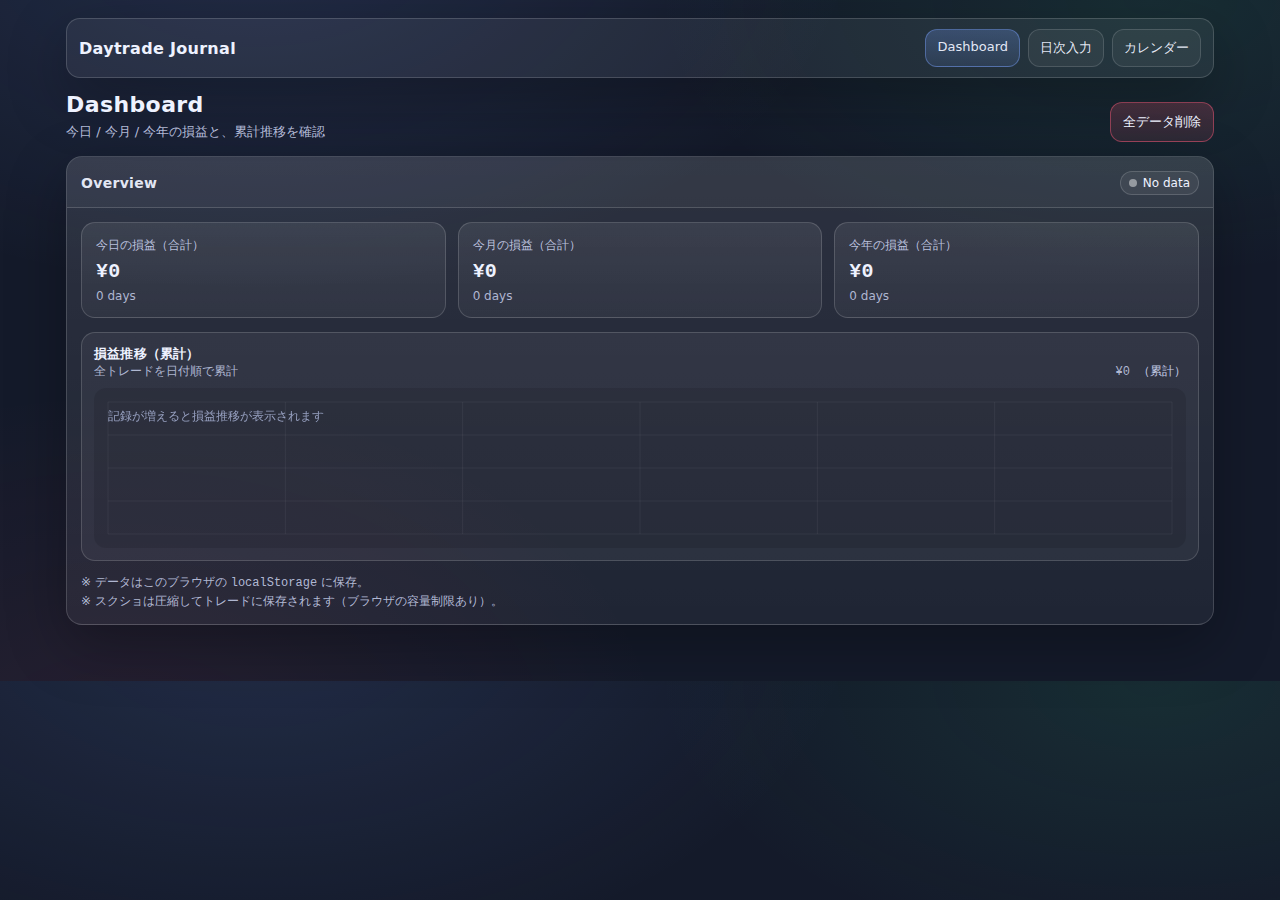
<file: index.html>
<!doctype html>
<html lang="ja">
<head>
  <meta charset="utf-8" />
  <meta name="viewport" content="width=device-width,initial-scale=1" />
  <title>Daytrade Journal - Dashboard</title>
  <link rel="stylesheet" href="./style.css" />
</head>
<body data-page="dashboard">
  <div class="container">
    <nav class="nav">
      <div class="nav-left">
        <div class="brand">Daytrade Journal</div>
      </div>
      <div class="nav-right">
        <a class="nav-link active" href="./index.html">Dashboard</a>
        <a class="nav-link" href="./new.html">日次入力</a>
        <a class="nav-link" href="./trades.html">カレンダー</a>
      </div>
    </nav>

    <header class="page-header">
      <div>
        <h1>Dashboard</h1>
        <div class="subtitle">今日 / 今月 / 今年の損益と、累計推移を確認</div>
      </div>
      <div class="top-actions">
        <button class="btn btn-danger" id="btnClearAll">全データ削除</button>
      </div>
    </header>

    <section class="card">
      <div class="hd">
        <h2>Overview</h2>
        <div class="badge"><span class="dot" id="dotHealth"></span><span id="healthText">Ready</span></div>
      </div>
      <div class="bd">
        <div class="dash">
          <div class="metric">
            <div class="k">今日の損益（合計）</div>
            <div class="v mono" id="pnlToday">¥0</div>
            <div class="s" id="cntToday">0 trades</div>
          </div>
          <div class="metric">
            <div class="k">今月の損益（合計）</div>
            <div class="v mono" id="pnlMonth">¥0</div>
            <div class="s" id="cntMonth">0 trades</div>
          </div>
          <div class="metric">
            <div class="k">今年の損益（合計）</div>
            <div class="v mono" id="pnlYear">¥0</div>
            <div class="s" id="cntYear">0 trades</div>
          </div>
        </div>

        <div class="chart-wrap">
          <div class="chart-head">
            <div>
              <div class="chart-title">損益推移（累計）</div>
              <div class="chart-sub">全トレードを日付順で累計</div>
            </div>
            <div class="chart-mini">
              <span class="mono" id="pnlTotal">¥0</span>
              <span class="muted">（累計）</span>
            </div>
          </div>
          <canvas id="equityCanvas"></canvas>
        </div>

        <div class="hint">
          ※ データはこのブラウザの <span class="mono">localStorage</span> に保存。<br>
          ※ スクショは圧縮してトレードに保存されます（ブラウザの容量制限あり）。
        </div>
      </div>
    </section>
  </div>

  <script src="./app.js"></script>
</body>
</html>
</file>
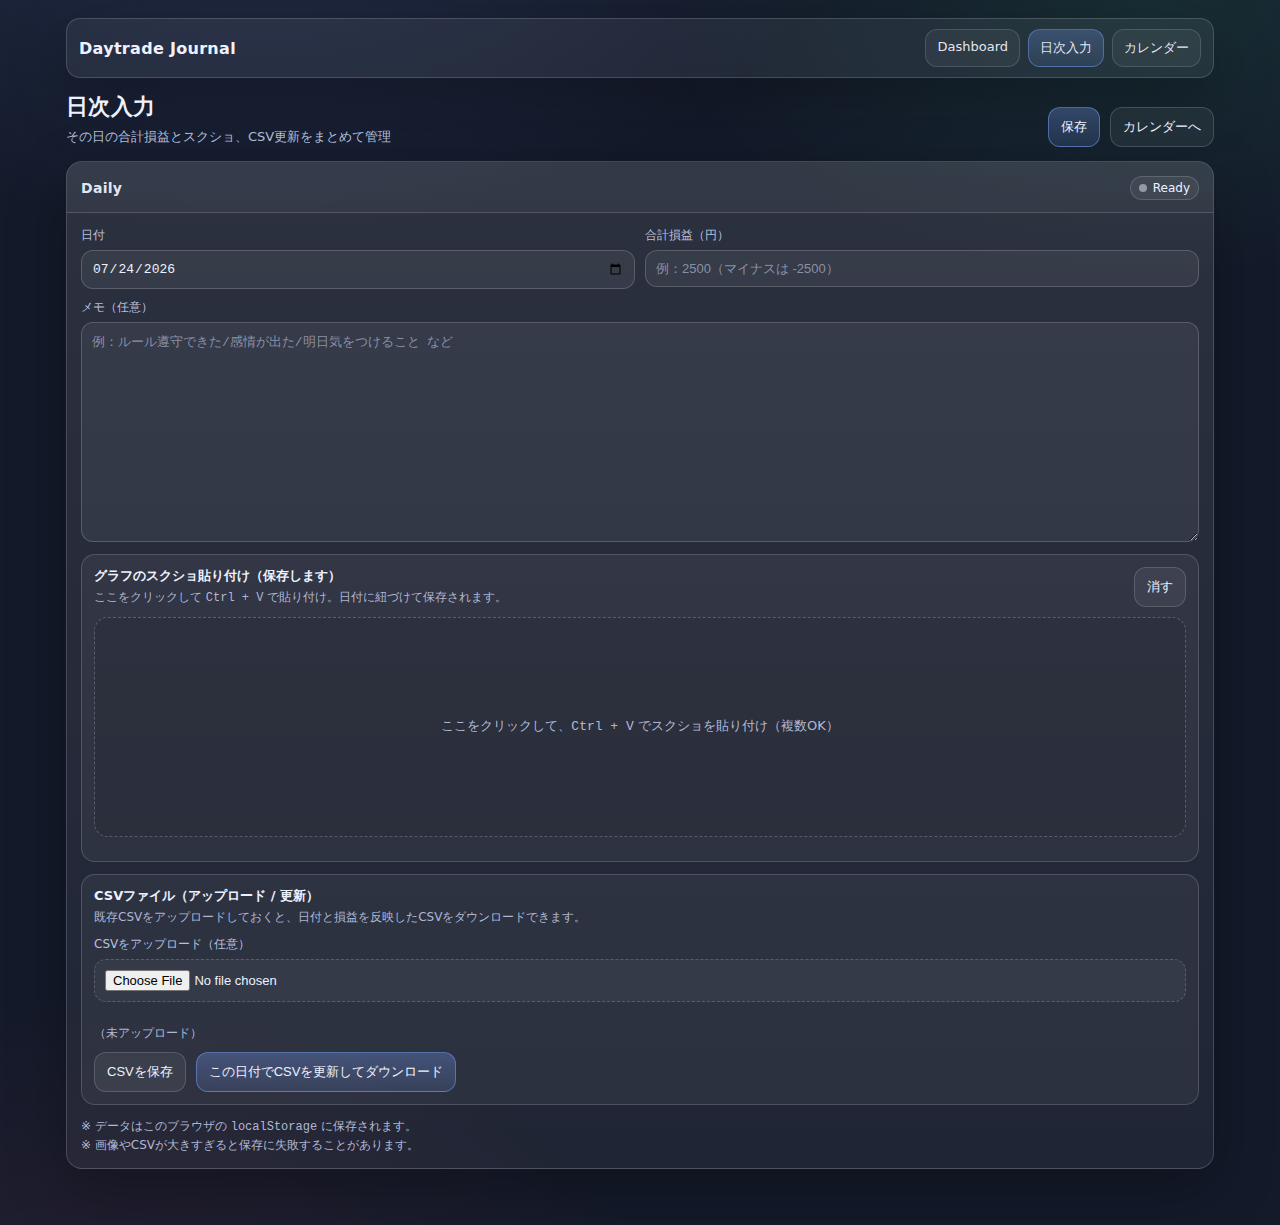
<file: new.html>
<!doctype html>
<html lang="ja">
<head>
  <meta charset="utf-8" />
  <meta name="viewport" content="width=device-width,initial-scale=1" />
  <title>Daytrade Journal - Daily Input</title>
  <link rel="stylesheet" href="./style.css" />
</head>
<body data-page="new">
  <div class="container">
    <nav class="nav">
      <div class="nav-left">
        <div class="brand">Daytrade Journal</div>
      </div>
      <div class="nav-right">
        <a class="nav-link" href="./index.html">Dashboard</a>
        <a class="nav-link active" href="./new.html">日次入力</a>
        <a class="nav-link" href="./trades.html">カレンダー</a>
      </div>
    </nav>

    <header class="page-header">
      <div>
        <h1>日次入力</h1>
        <div class="subtitle">その日の合計損益とスクショ、CSV更新をまとめて管理</div>
      </div>
      <div class="top-actions">
        <button class="btn btn-primary" id="btnSave">保存</button>
        <button class="btn" id="btnGoCal">カレンダーへ</button>
      </div>
    </header>

    <section class="card">
      <div class="hd">
        <h2>Daily</h2>
        <div class="badge"><span class="dot" id="dotSave"></span><span id="saveText">Ready</span></div>
      </div>
      <div class="bd">
        <form id="dayForm">
          <div class="form">
            <label>
              日付
              <input type="date" id="fDate" required />
            </label>

            <label>
              合計損益（円）
              <input type="number" id="fPnl" step="1" required placeholder="例：2500（マイナスは -2500）" />
            </label>

            <label class="full">
              メモ（任意）
              <textarea id="fMemo" placeholder="例：ルール遵守できた/感情が出た/明日気をつけること など"></textarea>
            </label>
          </div>

          <!-- Screenshot paste (saved) -->
          <div class="shot card-lite">
            <div class="shot-h">
              <div>
                <div class="shot-title">グラフのスクショ貼り付け（保存します）</div>
                <div class="shot-sub">ここをクリックして <span class="mono">Ctrl + V</span> で貼り付け。日付に紐づけて保存されます。</div>
              </div>
              <button type="button" class="btn" id="btnClearShot">消す</button>
            </div>

            <div class="shot-body">
              <div class="paste-area" id="pasteArea" tabindex="0">
                <div class="paste-text">
                  ここをクリックして、<span class="mono">Ctrl + V</span> でスクショを貼り付け（複数OK）
                </div>
              </div>

              <div class="shot-grid" id="shotGrid" aria-label="screenshots"></div>
            </div>
          </div>

          <!-- CSV upload/update -->
          <div class="card-lite">
            <div class="shot-h">
              <div>
                <div class="shot-title">CSVファイル（アップロード / 更新）</div>
                <div class="shot-sub">既存CSVをアップロードしておくと、日付と損益を反映したCSVをダウンロードできます。</div>
              </div>
            </div>

            <div class="form">
              <label class="full">
                CSVをアップロード（任意）
                <input type="file" id="csvFile" accept=".csv,text/csv" />
              </label>

              <div class="full">
                <div class="hint" id="csvStatus">（未アップロード）</div>
              </div>

              <div class="full" style="display:flex; gap:10px; flex-wrap:wrap;">
                <button type="button" class="btn" id="btnSaveCsv">CSVを保存</button>
                <button type="button" class="btn btn-primary" id="btnExportCsv">この日付でCSVを更新してダウンロード</button>
              </div>
            </div>
          </div>

          <div class="hint">
            ※ データはこのブラウザの <span class="mono">localStorage</span> に保存されます。<br>
            ※ 画像やCSVが大きすぎると保存に失敗することがあります。
          </div>
        </form>
      </div>
    </section>
  </div>

  <div class="toast" id="toast" role="status" aria-live="polite" hidden>保存されました</div>

  <!-- Image zoom dialog (same tab, fluffy zoom) -->
  <dialog id="imgZoomDialog" class="img-zoom-dialog" aria-label="image zoom">
    <div class="img-zoom-inner">
      <img id="imgZoomTarget" alt="screenshot preview" />
    </div>
  </dialog>

  <script src="./app.js"></script>
</body>
</html>
</file>
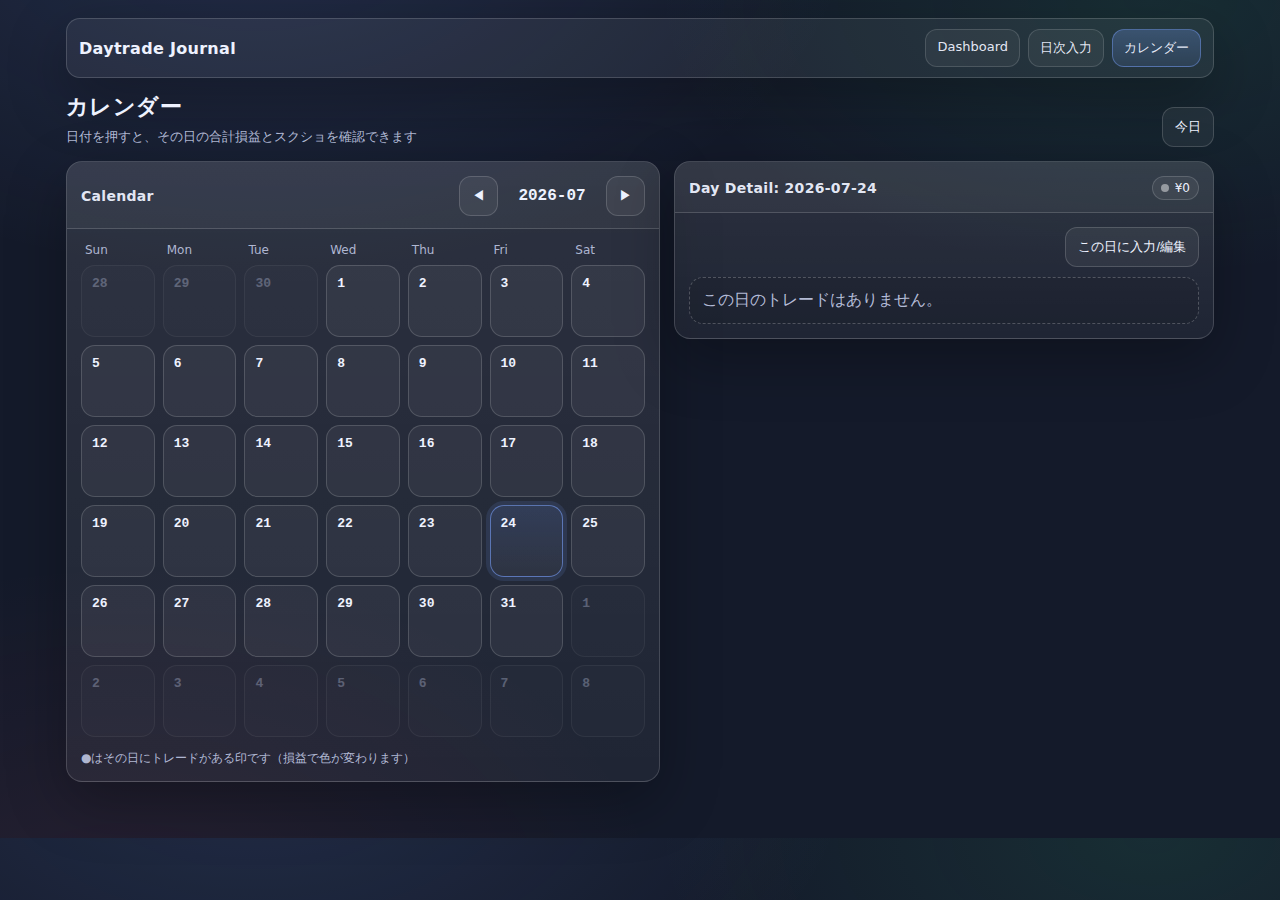
<file: trades.html>
<!doctype html>
<html lang="ja">
<head>
  <meta charset="utf-8" />
  <meta name="viewport" content="width=device-width,initial-scale=1" />
  <title>Daytrade Journal - Trades</title>
  <link rel="stylesheet" href="./style.css" />
</head>
<body data-page="trades">
  <div class="container">
    <nav class="nav">
      <div class="nav-left">
        <div class="brand">Daytrade Journal</div>
      </div>
      <div class="nav-right">
        <a class="nav-link" href="./index.html">Dashboard</a>
        <a class="nav-link" href="./new.html">日次入力</a>
        <a class="nav-link active" id="navTrades" href="./trades.html">カレンダー</a>
      </div>
    </nav>

    <header class="page-header">
      <div>
        <h1>カレンダー</h1>
        <div class="subtitle">日付を押すと、その日の合計損益とスクショを確認できます</div>
      </div>
      <div class="top-actions">
        <button class="btn" id="btnToday">今日</button>
      </div>
    </header>

    <div class="split">
      <section class="card">
        <div class="hd">
          <h2>Calendar</h2>
          <div class="cal-head">
            <button class="btn" id="btnPrev">◀</button>
            <div class="mono cal-title" id="calTitle">YYYY-MM</div>
            <button class="btn" id="btnNext">▶</button>
          </div>
        </div>
        <div class="bd">
          <div class="cal-grid" id="calGrid"></div>
          <div class="hint">●はその日にトレードがある印です（損益で色が変わります）</div>
        </div>
      </section>

      <section class="card">
        <div class="hd">
          <h2 id="dayTitle">Day Detail</h2>
          <div class="badge"><span class="dot" id="dayDot"></span><span id="daySum">¥0</span></div>
        </div>
        <div class="bd">
          <div class="day-box">
            <div class="day-actions">
              <button class="btn" id="btnNewForDay">この日に入力/編集</button>
            </div>
            <div class="day-list" id="dayList"></div>
            <div class="empty" id="dayEmpty">この日のトレードはありません。</div>
          </div>
        </div>
      </section>
    </div>

    <!-- detail dialog -->
    <dialog id="detailDialog">
      <div class="modal">
        <div class="mh">
          <div>
            <div class="modal-title" id="dTitle">Trade</div>
            <div class="modal-sub mono" id="dSub"></div>
          </div>
          <div class="mh-right">
            <button class="btn" id="btnEdit">編集</button>
            <button class="btn btn-danger" id="btnDelete">削除</button>
            <button class="btn" id="btnCloseDialog">閉じる</button>
          </div>
        </div>

        <div class="modal-grid">
          <div class="modal-card">
            <div class="modal-k">合計損益</div>
            <div class="modal-v mono" id="dPnl">¥0</div>

            <div class="modal-k" style="margin-top:10px">反省 / メモ</div>
            <div class="modal-text" id="dMemo">-</div>

            <div class="shot-preview" id="dShotWrap" style="display:none">
              <div class="modal-k" style="margin-top:10px">スクショ（クリックで拡大）</div>
              <div class="shot-grid" id="dShotGrid" aria-label="screenshots"></div>
            </div>
          </div>

          <div class="modal-card csv-card">
            <div class="modal-k">CSV</div>
            <div class="modal-text" id="dCsvInfo">（未アップロード）</div>
            <div style="display:flex; gap:8px; flex-wrap:wrap; margin-top:10px;">
              <button class="btn" id="btnDownloadCsv" type="button" disabled>CSVを開く</button>
            </div>
            <div class="hint">※ CSVは「日次入力」ページでアップロード/更新します。</div>
          </div>
        </div>

        <div class="hint">
          ※ スクショは保存されます（画像が大きすぎると保存に失敗することがあります）。
        </div>
      </div>
    </dialog>

    <!-- Image zoom dialog (same tab, fluffy zoom) -->
    <dialog id="imgZoomDialog" class="img-zoom-dialog" aria-label="image zoom">
      <div class="img-zoom-inner">
        <img id="imgZoomTarget" alt="screenshot preview" />
      </div>
    </dialog>
  </div>

  <script src="./app.js"></script>
</body>
</html>
</file>
<file: style.css>
:root{
  /* ===== keep-dark but brighter / easier to read ===== */
  --bg:#141a2a;                 /* ほぼ黒→濃いネイビーグレー */
  --text:#eef2ff;               /* 文字を少し明るく */
  --muted:#c3cbe6;              /* 補助文字の視認性UP */
  --line:rgba(255,255,255,.16); /* 線を少し強く */
  --accent:#7aa2ff;
  --good:#39d98a;
  --bad:#ff5c7a;
  --shadow: 0 20px 60px rgba(0,0,0,.28);
  --radius:16px;
  --mono: ui-monospace, SFMono-Regular, Menlo, Monaco, Consolas, "Liberation Mono", "Courier New", monospace;
  --sans: ui-sans-serif, system-ui, -apple-system, Segoe UI, Roboto, "Noto Sans JP", "Hiragino Sans", "Yu Gothic", sans-serif;
}

*{box-sizing:border-box}

body{
  margin:0;
  font-family:var(--sans);
  color:var(--text);
  /* グラデは残すが濃度を弱めて読みやすく */
  background:
    radial-gradient(1000px 600px at 20% -10%, rgba(122,162,255,.14), transparent 60%),
    radial-gradient(900px 500px at 90% 0%, rgba(57,217,138,.10), transparent 55%),
    radial-gradient(900px 600px at 10% 110%, rgba(255,92,122,.08), transparent 60%),
    var(--bg);
}

.container{max-width:1180px;margin:0 auto;padding:18px 16px 56px;}

h1{margin:0;font-weight:760;letter-spacing:.4px;font-size:22px;}
.subtitle{color:rgba(195,203,230,.92);font-size:13px;line-height:1.45;margin-top:6px;}
.mono{font-family:var(--mono)}
.muted{color:var(--muted)}
.hint{margin-top:12px;color:rgba(195,203,230,.90);font-size:12px;line-height:1.5;}
.small{font-size:12px}

/* ===== Nav ===== */
.nav{
  display:flex;align-items:center;justify-content:space-between;
  padding:10px 12px;
  border:1px solid var(--line);
  border-radius:14px;
  /* 黒すぎを改善：ほんのり明るいガラス感 */
  background:rgba(255,255,255,.06);
  box-shadow:var(--shadow);
  margin-bottom:14px;
}
.brand{font-weight:800;letter-spacing:.3px}
.nav-right{display:flex;gap:8px;flex-wrap:wrap;justify-content:flex-end}

.nav-link{
  text-decoration:none;
  padding:9px 11px;
  border-radius:12px;
  border:1px solid rgba(255,255,255,.14);
  background:rgba(255,255,255,.05);
  color:rgba(238,242,255,.96);
  font-size:13px;
  transition:.15s ease;
}
.nav-link:hover{
  transform:translateY(-1px);
  border-color:rgba(255,255,255,.22);
  background:rgba(255,255,255,.07);
}
.nav-link.active{
  background:linear-gradient(180deg, rgba(122,162,255,.26), rgba(122,162,255,.12));
  border-color:rgba(122,162,255,.42);
}

/* ===== Page header ===== */
.page-header{
  display:flex;align-items:flex-end;justify-content:space-between;
  gap:12px;margin-bottom:14px;
}
.top-actions{display:flex;gap:10px;flex-wrap:wrap;justify-content:flex-end;}

/* ===== Buttons ===== */
button,.btn{
  border:1px solid var(--line);
  background:rgba(255,255,255,.06);
  color:var(--text);
  padding:10px 12px;
  border-radius:12px;
  font-size:13px;
  cursor:pointer;
  transition:.15s ease;
  display:inline-flex;
  align-items:center;
  gap:8px;
  user-select:none;
}
button:hover,.btn:hover{
  transform:translateY(-1px);
  border-color:rgba(255,255,255,.22);
  background:rgba(255,255,255,.08);
}
button:active,.btn:active{transform:translateY(0)}
.btn-primary{
  background:linear-gradient(180deg, rgba(122,162,255,.30), rgba(122,162,255,.14));
  border-color:rgba(122,162,255,.48);
}
.btn-danger{
  background:linear-gradient(180deg, rgba(255,92,122,.20), rgba(255,92,122,.10));
  border-color:rgba(255,92,122,.45);
}

/* ===== Cards ===== */
.card{
  background:linear-gradient(180deg, rgba(255,255,255,.10), rgba(255,255,255,.05));
  border:1px solid var(--line);
  border-radius:var(--radius);
  box-shadow:var(--shadow);
  overflow:hidden;
}
.card .hd{
  padding:14px 14px 12px;
  display:flex;align-items:center;justify-content:space-between;
  border-bottom:1px solid var(--line);
  background:rgba(255,255,255,.04);
  gap:12px;
}
.card .hd h2{
  margin:0;font-size:14px;letter-spacing:.3px;
  color:rgba(238,242,255,.96);
  font-weight:700;
}
.card .bd{padding:14px;}

/* ===== Badge ===== */
.badge{
  display:inline-flex;align-items:center;gap:6px;
  padding:4px 8px;border-radius:999px;border:1px solid var(--line);
  background:rgba(255,255,255,.06);
  font-size:12px;white-space:nowrap;
}
.dot{width:8px;height:8px;border-radius:50%;background:rgba(255,255,255,.45);}
.dot.good{background:var(--good)}
.dot.bad{background:var(--bad)}

/* ===== Dashboard metrics ===== */
.dash{display:grid;grid-template-columns:repeat(3,1fr);gap:12px;margin-bottom:14px;}
@media (max-width: 980px){.dash{grid-template-columns:1fr}}

.metric{
  padding:14px;border-radius:14px;border:1px solid var(--line);
  background:linear-gradient(180deg, rgba(255,255,255,.08), rgba(255,255,255,.04));
  display:flex;flex-direction:column;gap:6px;min-height:88px;
}
.metric .k{color:rgba(195,203,230,.95);font-size:12px}
.metric .v{
  font-family:var(--mono);
  font-size:20px;letter-spacing:.2px;font-weight:800;white-space:nowrap;
}
.metric .s{color:rgba(195,203,230,.88);font-size:12px}
.v.good{color:var(--good)}
.v.bad{color:var(--bad)}

/* ===== Chart ===== */
.chart-wrap{
  border:1px solid var(--line);
  border-radius:14px;
  background:rgba(255,255,255,.05); /* 黒から少し明るく */
  padding:12px;
}
.chart-head{display:flex;align-items:flex-end;justify-content:space-between;gap:10px;margin-bottom:8px;}
.chart-title{font-size:13px;font-weight:720;letter-spacing:.2px}
.chart-sub{font-size:12px;color:rgba(195,203,230,.88)}
.chart-mini{font-size:12px;color:rgba(195,203,230,.88);display:flex;gap:8px;align-items:baseline;}
#equityCanvas{
  width:100%;
  height:160px;
  display:block;
  border-radius:12px;
  /* キャンバスの黒ベタ感を減らす（描画はJS） */
  background:rgba(0,0,0,.10);
}

/* ===== Form ===== */
.form{display:grid;grid-template-columns:1fr 1fr;gap:10px;}
.form .full{grid-column:1 / -1;}

label{
  display:flex;flex-direction:column;gap:6px;
  font-size:12px;color:rgba(195,203,230,.95);
}

input,textarea,select{
  width:100%;
  padding:10px 10px;
  border-radius:12px;
  border:1px solid rgba(255,255,255,.18);
  background:rgba(255,255,255,.06);   /* 黒すぎ改善 */
  color:var(--text);
  outline:none;
  transition:.15s ease;
  font-size:13px;
}
input::placeholder, textarea::placeholder{
  color:rgba(195,203,230,.60);
}
input:focus,textarea:focus,select:focus{
  border-color:rgba(122,162,255,.65);
  box-shadow:0 0 0 4px rgba(122,162,255,.14);
  background:rgba(255,255,255,.08);
}
textarea{min-height:110px;resize:vertical}
#fMemo{min-height:220px}

/* ===== PnL Preview ===== */
.pnl-preview{
  margin-top:10px;
  padding:10px 12px;
  border-radius:14px;
  border:1px solid var(--line);
  background:linear-gradient(180deg, rgba(255,255,255,.08), rgba(255,255,255,.04));
  display:flex;align-items:center;justify-content:space-between;gap:10px;
}
.pnl-preview .left{display:flex;flex-direction:column;gap:4px;}
.pnl-preview .left .k{color:rgba(195,203,230,.95);font-size:12px}
.pnl-preview .left .v{font-family:var(--mono);font-weight:900;font-size:18px}
.pnl-preview .right{color:rgba(195,203,230,.90);font-size:12px;text-align:right;line-height:1.35}

/* ===== Screenshot area ===== */
.card-lite{
  border:1px solid var(--line);
  border-radius:14px;
  background:rgba(255,255,255,.05);
  padding:12px;
  margin-top:12px;
}
.shot-h{display:flex;align-items:flex-start;justify-content:space-between;gap:12px;margin-bottom:10px;}
.shot-title{font-size:13px;font-weight:720}
.shot-sub{font-size:12px;color:rgba(195,203,230,.88);margin-top:4px;}

.paste-area{
  border:1px dashed rgba(255,255,255,.22);
  border-radius:14px;
  background:rgba(0,0,0,.08);
  padding:12px;
  min-height:220px;
  display:flex;
  align-items:center;
  justify-content:center;
  position:relative;
  outline:none;
}
.paste-text{color:rgba(195,203,230,.90);font-size:13px;text-align:center;line-height:1.6}
#shotImg{max-width:100%;max-height:360px;border-radius:12px;}
.shot-preview img{max-width:100%;max-height:380px;border-radius:12px;margin-top:8px;display:block;}
.paste-area:focus{
  border-color:rgba(122,162,255,.55);
  box-shadow:0 0 0 4px rgba(122,162,255,.12);
}

/* ===== Screenshot grid (multi) ===== */
.shot-grid{
  margin-top:12px;
  display:grid;
  grid-template-columns: repeat(auto-fill, minmax(160px, 1fr));
  gap:10px;
}
.shot-thumb{
  position:relative;
  border:1px solid rgba(255,255,255,.18);
  border-radius:14px;
  background:rgba(0,0,0,.08);
  overflow:hidden;
}
.shot-thumb img{
  width:100%;
  height:120px;
  object-fit:cover;
  display:block;
  cursor:pointer;
}
.shot-thumb .shot-x{
  position:absolute;
  right:8px;
  top:8px;
  width:28px;
  height:28px;
  border-radius:999px;
  border:1px solid rgba(255,255,255,.20);
  background:rgba(0,0,0,.35);
  color:rgba(238,242,255,.95);
  display:flex;
  align-items:center;
  justify-content:center;
  cursor:pointer;
}
.shot-thumb .shot-x:hover{
  background:rgba(0,0,0,.50);
}

/* ===== Layout split ===== */
.split{
  display:grid;
  grid-template-columns: 1.1fr 1fr;
  gap:14px;
  align-items:start;
}
@media (max-width: 980px){.split{grid-template-columns:1fr}}

.cal-head{display:flex;align-items:center;gap:8px;}
.cal-title{min-width:92px;text-align:center;font-weight:800;}

/* ===== Calendar ===== */
.cal-grid{
  display:grid;
  grid-template-columns: repeat(7, 1fr);
  gap:8px;
}
.cal-cell{
  border:1px solid rgba(255,255,255,.16);
  background:rgba(255,255,255,.05);
  border-radius:14px;
  min-height:72px;
  padding:10px 10px;
  cursor:pointer;
  transition:.15s ease;
  position:relative;
}
.cal-cell:hover{
  transform:translateY(-1px);
  border-color:rgba(255,255,255,.24);
  background:rgba(255,255,255,.07);
}
.cal-cell.muted{opacity:.35; cursor:default}
.cal-dow{
  border:none;background:transparent;cursor:default;
  padding:0 4px;
  font-size:12px;
  color:rgba(195,203,230,.88);
}
.cal-day{font-family:var(--mono);font-weight:800;font-size:13px;}

.cal-dot{
  position:absolute;right:10px;bottom:10px;
  width:10px;height:10px;border-radius:999px;
  background:rgba(255,255,255,.30);
}
.cal-dot.good{background:var(--good)}
.cal-dot.bad{background:var(--bad)}

.cal-cell.selected{
  border-color:rgba(122,162,255,.58);
  box-shadow:0 0 0 4px rgba(122,162,255,.12);
  background:linear-gradient(180deg, rgba(122,162,255,.16), rgba(255,255,255,.05));
}

/* ===== Day detail list ===== */
.day-actions{display:flex;justify-content:flex-end;margin-bottom:10px;}
.day-list{display:flex;flex-direction:column;gap:10px;}

.trade-item{
  border:1px solid rgba(255,255,255,.16);
  background:rgba(255,255,255,.05);
  border-radius:14px;
  padding:10px 12px;
  display:flex;
  align-items:flex-start;
  justify-content:space-between;
  gap:12px;
  cursor:pointer;
  transition:.15s ease;
}
.trade-item:hover{
  transform:translateY(-1px);
  border-color:rgba(255,255,255,.24);
  background:rgba(255,255,255,.07);
}

.trade-left{display:flex;flex-direction:column;gap:6px;min-width:0}
.trade-top{display:flex;flex-wrap:wrap;gap:8px;align-items:center}

.pill{
  display:inline-flex;align-items:center;
  padding:5px 10px;border-radius:999px;
  border:1px solid rgba(255,255,255,.18);
  background:rgba(255,255,255,.06);
  font-size:12px;color:rgba(238,242,255,.96);
}
.trade-note{
  color:rgba(195,203,230,.90);
  font-size:12px;
  line-height:1.5;
  white-space:nowrap;overflow:hidden;text-overflow:ellipsis;
  max-width:520px;
}
.trade-right{display:flex;flex-direction:column;align-items:flex-end;gap:6px;flex-shrink:0}

.trade-pnl{font-family:var(--mono);font-weight:900;font-size:16px}
.trade-pnl.good{color:var(--good)}
.trade-pnl.bad{color:var(--bad)}

.empty{
  padding:12px 12px;
  border:1px dashed rgba(255,255,255,.22);
  border-radius:14px;
  color:rgba(195,203,230,.92);
  background:rgba(0,0,0,.08);
  display:none;
}

/* ===== dialog (detail) ===== */
dialog{
  border:none;padding:0;border-radius:16px;
  /* 真っ黒をやめて少し明るく（でもダークのまま） */
  background:rgba(22,28,46,.92);
  color:var(--text);
  width:min(980px, 94vw);
  box-shadow:var(--shadow);
  border:1px solid rgba(255,255,255,.16);
}
dialog::backdrop{background:rgba(0,0,0,.55)}

.modal{display:flex;flex-direction:column;gap:12px;padding:14px;}

.mh{
  display:flex;align-items:flex-start;justify-content:space-between;gap:10px;
  border-bottom:1px solid var(--line);padding-bottom:10px;
}
.mh-right{display:flex;gap:8px;flex-wrap:wrap;justify-content:flex-end}

.modal-title{font-size:14px;font-weight:800}
.modal-sub{font-size:12px;color:rgba(195,203,230,.92);margin-top:4px}

.modal-grid{display:grid;grid-template-columns: 1fr 280px;gap:12px;}
@media (max-width: 760px){.modal-grid{grid-template-columns:1fr}}

.modal-card{
  border:1px solid var(--line);
  border-radius:14px;
  background:rgba(255,255,255,.06);
  padding:12px;
}
.modal-k{font-size:12px;color:rgba(195,203,230,.92)}
.modal-v{font-size:22px;font-weight:900;margin-top:6px}
.modal-s{font-size:12px;color:rgba(195,203,230,.90);margin-top:6px;line-height:1.45}

.modal-text{
  font-size:13px;line-height:1.6;margin-top:8px;
  color:rgba(238,242,255,.96);
  white-space:pre-wrap
}
.modal-tags{display:flex;flex-wrap:wrap;gap:6px;margin-top:10px}

/* File input */
input[type="file"]{padding:10px;border:1px dashed rgba(255,255,255,.18);border-radius:12px;background:rgba(255,255,255,.04)}

/* ===== Toast ===== */
.toast{
  position:fixed;
  left:50%;
  bottom:18px;
  transform:translateX(-50%);
  padding:10px 14px;
  border-radius:999px;
  border:1px solid rgba(255,255,255,.18);
  background:rgba(22,28,46,.92);
  box-shadow:var(--shadow);
  font-size:13px;
  z-index:9999;
}

/* ===== Image Zoom (スクショ拡大) ===== */
.img-zoom-dialog{
  border:none;
  padding:0;
  background:transparent;
  width:auto;
  max-width:none;
  box-shadow:none;
}
.img-zoom-dialog::backdrop{
  background: rgba(0,0,0,.65);
}
.img-zoom-dialog .img-zoom-inner{
  padding:0;
  border-radius:16px;
  overflow:hidden;
  box-shadow: 0 30px 90px rgba(0,0,0,.65);
  border:1px solid rgba(255,255,255,.16);
  background: rgba(22,28,46,.92);
  animation: zoomIn .18s ease-out;
}
.img-zoom-dialog img{
  display:block;
  max-width: 92vw;
  max-height: 92vh;
}
@keyframes zoomIn{
  from{ transform: scale(.92); opacity: 0; }
  to  { transform: scale(1); opacity: 1; }
}
</file>
